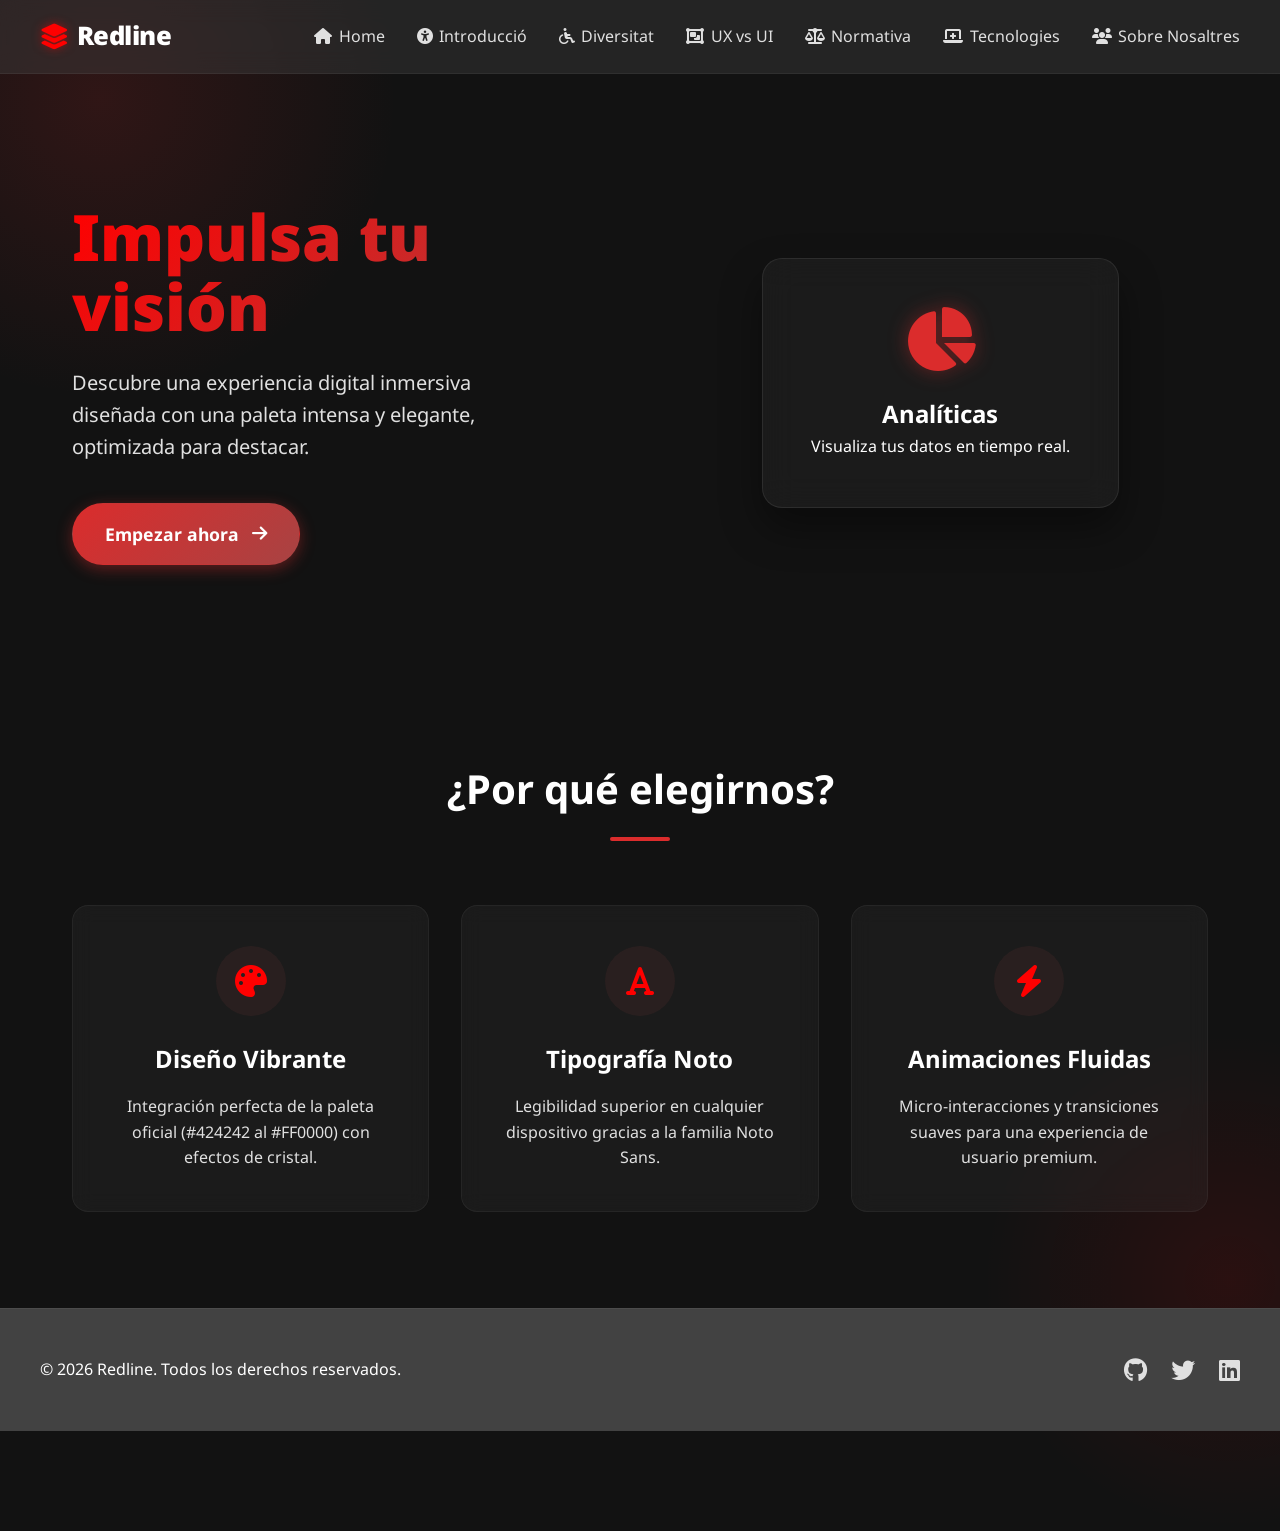
<file: index.html>
<!DOCTYPE html>
<html lang="es">

<head>
    <meta charset="UTF-8">
    <meta name="viewport" content="width=device-width, initial-scale=1.0">
    <meta name="description" content="Un sitio web moderno con una estética vibrante y animaciones fluidas.">
    <title>Bienvenido a Redline</title>
    <!-- Iconos sólidos de Font Awesome (como alternativa a Flaticon) -->
    <link rel="stylesheet" href="https://cdnjs.cloudflare.com/ajax/libs/font-awesome/6.4.0/css/all.min.css">
    <!-- Estilos CSS -->
    <link rel="stylesheet" href="styles.css">
</head>

<body>
    <!-- Efecto de fondo animado -->
    <div class="bg-gradient-sphere"></div>
    <div class="bg-gradient-sphere sphere-2"></div>

    <header>
        <nav class="navbar">
            <div class="logo">
                <i class="fa-solid fa-layer-group"></i> Redline
            </div>
            <ul class="nav-links">
                <li><a href="index.html"><i class="fa-solid fa-house"></i> Home</a></li>
                <li><a href="introduccio.html"><i class="fa-solid fa-universal-access"></i> Introducció</a></li>
                <li><a href="diversitat.html"><i class="fa-solid fa-wheelchair"></i> Diversitat</a></li>
                <li><a href="ux-ui.html"><i class="fa-solid fa-object-group"></i> UX vs UI</a></li>
                <li><a href="normativa.html"><i class="fa-solid fa-scale-balanced"></i> Normativa</a></li>
                <li><a href="tecnologies.html"><i class="fa-solid fa-laptop-medical"></i> Tecnologies</a></li>
                <li><a href="sobre-nosotros.html"><i class="fa-solid fa-users"></i> Sobre Nosaltres</a></li>
            </ul>
        </nav>
    </header>

    <main>
        <section class="hero">
            <div class="hero-content">
                <h1 class="gradient-text">Impulsa tu visión</h1>
                <p>Descubre una experiencia digital inmersiva diseñada con una paleta intensa y elegante, optimizada para destacar.</p>
                <a href="#features" class="btn-primary">
                    <span>Empezar ahora</span>
                    <i class="fa-solid fa-arrow-right"></i>
                </a>
            </div>
            <div class="hero-visual">
                <div class="glass-panel main-panel">
                    <i class="fa-solid fa-chart-pie panel-icon"></i>
                    <h2>Analíticas</h2>
                    <p>Visualiza tus datos en tiempo real.</p>
                </div>
            </div>
        </section>

        <section id="features" class="features">
            <div class="section-title">
                <h2>¿Por qué elegirnos?</h2>
                <div class="underline"></div>
            </div>
            <div class="cards-container">
                <div class="card glass-card">
                    <div class="icon-wrapper">
                        <i class="fa-solid fa-palette"></i>
                    </div>
                    <h3>Diseño Vibrante</h3>
                    <p>Integración perfecta de la paleta oficial (#424242 al #FF0000) con efectos de cristal.</p>
                </div>
                <div class="card glass-card">
                    <div class="icon-wrapper">
                        <i class="fa-solid fa-font"></i>
                    </div>
                    <h3>Tipografía Noto</h3>
                    <p>Legibilidad superior en cualquier dispositivo gracias a la familia Noto Sans.</p>
                </div>
                <div class="card glass-card">
                    <div class="icon-wrapper">
                        <i class="fa-solid fa-bolt"></i>
                    </div>
                    <h3>Animaciones Fluidas</h3>
                    <p>Micro-interacciones y transiciones suaves para una experiencia de usuario premium.</p>
                </div>
            </div>
        </section>
    </main>

    <footer>
        <div class="footer-content">
            <p>&copy; 2026 Redline. Todos los derechos reservados.</p>
            <div class="social-icons">
                <i class="fa-brands fa-github"></i>
                <i class="fa-brands fa-twitter"></i>
                <i class="fa-brands fa-linkedin"></i>
            </div>
        </div>
    </footer>
</body>

</html>
</file>
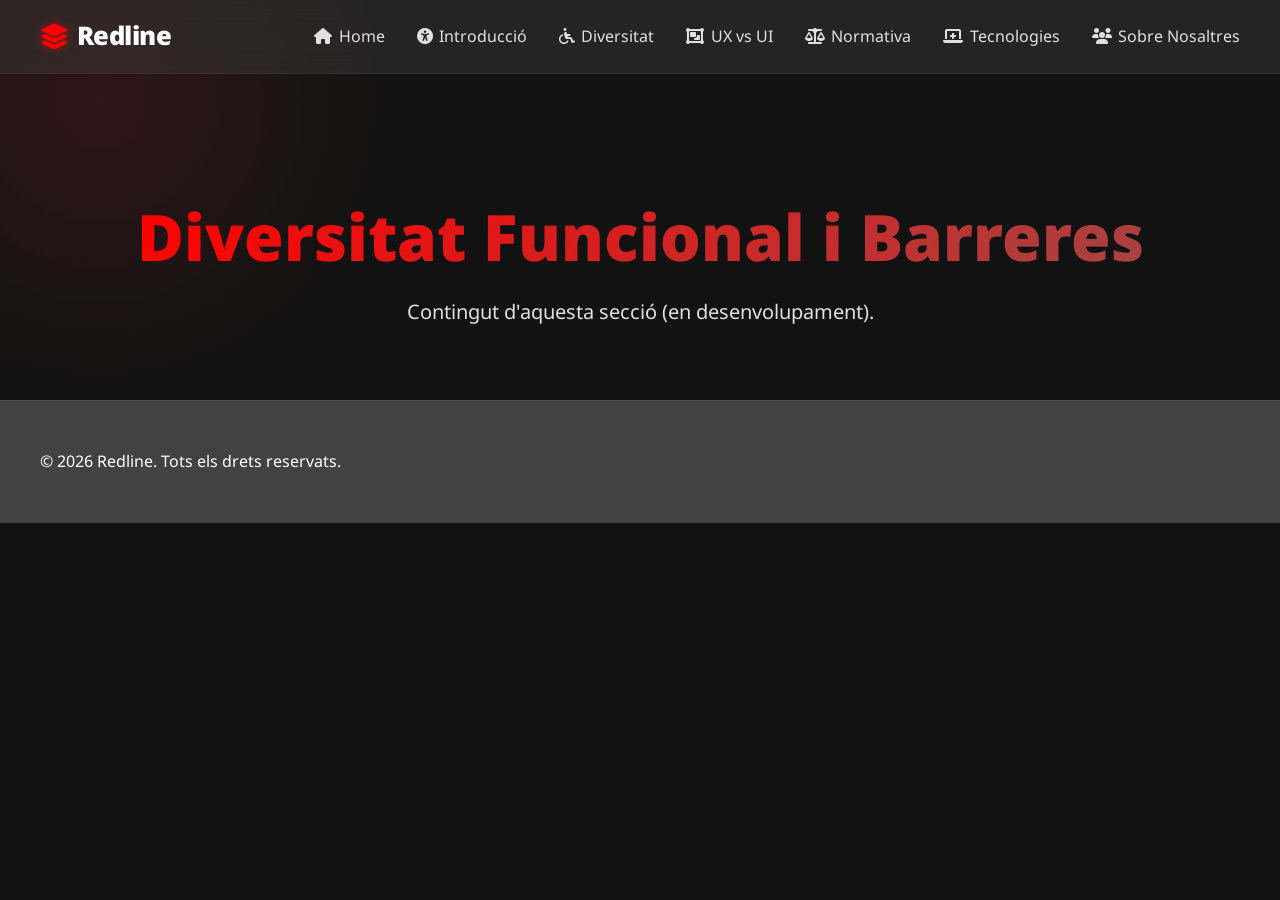
<file: diversitat.html>
<!DOCTYPE html>
<html lang="es">
<head>
    <meta charset="UTF-8">
    <meta name="viewport" content="width=device-width, initial-scale=1.0">
    <title>Diversitat - Redline</title>
    <link rel="stylesheet" href="https://cdnjs.cloudflare.com/ajax/libs/font-awesome/6.4.0/css/all.min.css">
    <link rel="stylesheet" href="styles.css">
</head>
<body>
    <div class="bg-gradient-sphere"></div>
    <header>
        <nav class="navbar">
            <div class="logo">
                <i class="fa-solid fa-layer-group"></i> Redline
            </div>
            <ul class="nav-links">
                <li><a href="index.html"><i class="fa-solid fa-house"></i> Home</a></li>
                <li><a href="introduccio.html"><i class="fa-solid fa-universal-access"></i> Introducció</a></li>
                <li><a href="diversitat.html"><i class="fa-solid fa-wheelchair"></i> Diversitat</a></li>
                <li><a href="ux-ui.html"><i class="fa-solid fa-object-group"></i> UX vs UI</a></li>
                <li><a href="normativa.html"><i class="fa-solid fa-scale-balanced"></i> Normativa</a></li>
                <li><a href="tecnologies.html"><i class="fa-solid fa-laptop-medical"></i> Tecnologies</a></li>
                <li><a href="sobre-nosotros.html"><i class="fa-solid fa-users"></i> Sobre Nosaltres</a></li>
            </ul>
        </nav>
    </header>

    <main>
        <section class="hero" style="padding-bottom: 2rem;">
            <div class="hero-content" style="grid-column: 1 / -1; align-items: center; text-align: center;">
                <h1 class="gradient-text">Diversitat Funcional i Barreres</h1>
                <p>Contingut d'aquesta secció (en desenvolupament).</p>
            </div>
        </section>
    </main>
    
    <footer>
        <div class="footer-content">
            <p>&copy; 2026 Redline. Tots els drets reservats.</p>
        </div>
    </footer>
</body>
</html>
</file>
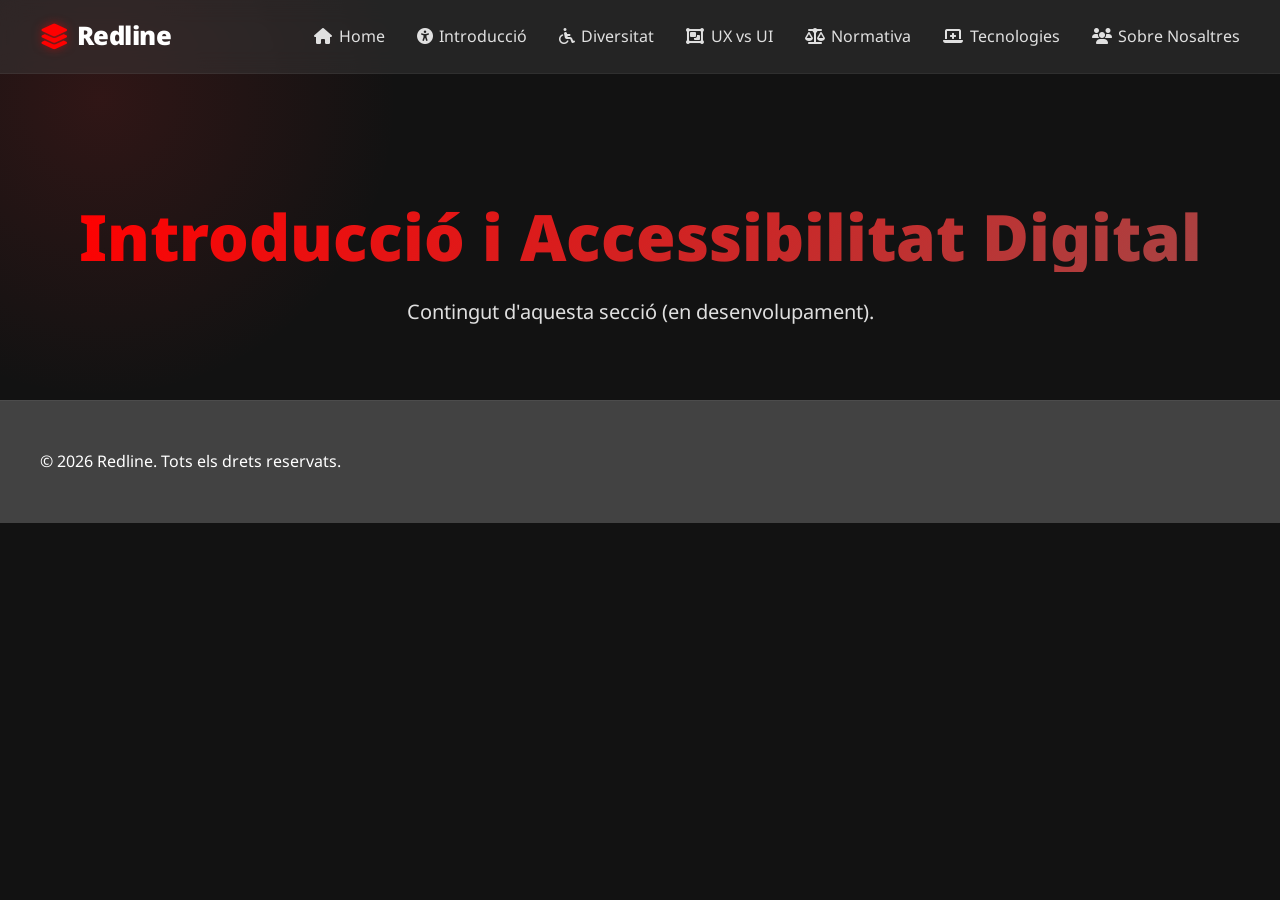
<file: introduccio.html>
<!DOCTYPE html>
<html lang="es">
<head>
    <meta charset="UTF-8">
    <meta name="viewport" content="width=device-width, initial-scale=1.0">
    <title>Introducció - Redline</title>
    <link rel="stylesheet" href="https://cdnjs.cloudflare.com/ajax/libs/font-awesome/6.4.0/css/all.min.css">
    <link rel="stylesheet" href="styles.css">
</head>
<body>
    <div class="bg-gradient-sphere"></div>
    <header>
        <nav class="navbar">
            <div class="logo">
                <i class="fa-solid fa-layer-group"></i> Redline
            </div>
            <ul class="nav-links">
                <li><a href="index.html"><i class="fa-solid fa-house"></i> Home</a></li>
                <li><a href="introduccio.html"><i class="fa-solid fa-universal-access"></i> Introducció</a></li>
                <li><a href="diversitat.html"><i class="fa-solid fa-wheelchair"></i> Diversitat</a></li>
                <li><a href="ux-ui.html"><i class="fa-solid fa-object-group"></i> UX vs UI</a></li>
                <li><a href="normativa.html"><i class="fa-solid fa-scale-balanced"></i> Normativa</a></li>
                <li><a href="tecnologies.html"><i class="fa-solid fa-laptop-medical"></i> Tecnologies</a></li>
                <li><a href="sobre-nosotros.html"><i class="fa-solid fa-users"></i> Sobre Nosaltres</a></li>
            </ul>
        </nav>
    </header>

    <main>
        <section class="hero" style="padding-bottom: 2rem;">
            <div class="hero-content" style="grid-column: 1 / -1; align-items: center; text-align: center;">
                <h1 class="gradient-text">Introducció i Accessibilitat Digital</h1>
                <p>Contingut d'aquesta secció (en desenvolupament).</p>
            </div>
        </section>
    </main>
    
    <footer>
        <div class="footer-content">
            <p>&copy; 2026 Redline. Tots els drets reservats.</p>
        </div>
    </footer>
</body>
</html>
</file>
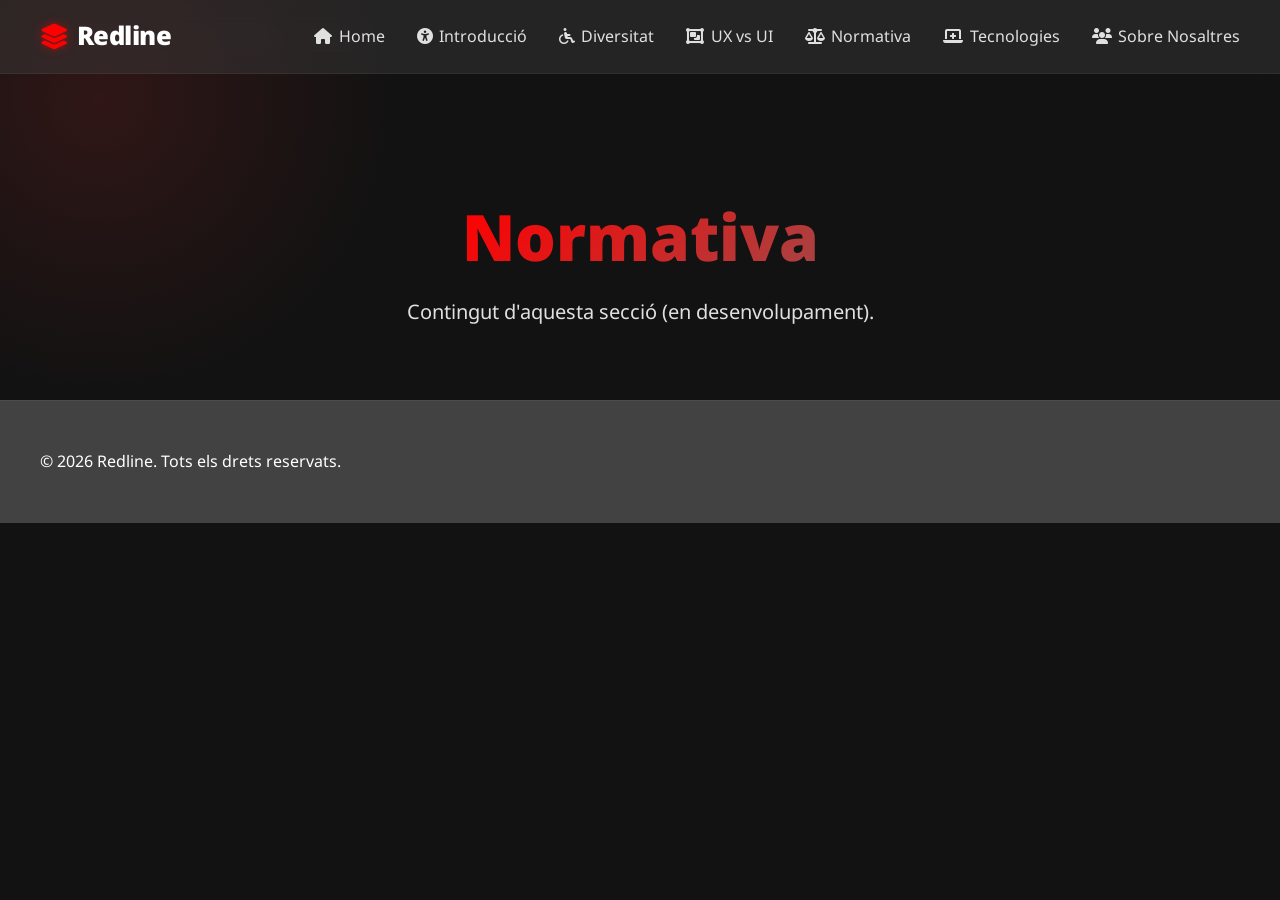
<file: normativa.html>
<!DOCTYPE html>
<html lang="es">
<head>
    <meta charset="UTF-8">
    <meta name="viewport" content="width=device-width, initial-scale=1.0">
    <title>Normativa - Redline</title>
    <link rel="stylesheet" href="https://cdnjs.cloudflare.com/ajax/libs/font-awesome/6.4.0/css/all.min.css">
    <link rel="stylesheet" href="styles.css">
</head>
<body>
    <div class="bg-gradient-sphere"></div>
    <header>
        <nav class="navbar">
            <div class="logo">
                <i class="fa-solid fa-layer-group"></i> Redline
            </div>
            <ul class="nav-links">
                <li><a href="index.html"><i class="fa-solid fa-house"></i> Home</a></li>
                <li><a href="introduccio.html"><i class="fa-solid fa-universal-access"></i> Introducció</a></li>
                <li><a href="diversitat.html"><i class="fa-solid fa-wheelchair"></i> Diversitat</a></li>
                <li><a href="ux-ui.html"><i class="fa-solid fa-object-group"></i> UX vs UI</a></li>
                <li><a href="normativa.html"><i class="fa-solid fa-scale-balanced"></i> Normativa</a></li>
                <li><a href="tecnologies.html"><i class="fa-solid fa-laptop-medical"></i> Tecnologies</a></li>
                <li><a href="sobre-nosotros.html"><i class="fa-solid fa-users"></i> Sobre Nosaltres</a></li>
            </ul>
        </nav>
    </header>

    <main>
        <section class="hero" style="padding-bottom: 2rem;">
            <div class="hero-content" style="grid-column: 1 / -1; align-items: center; text-align: center;">
                <h1 class="gradient-text">Normativa</h1>
                <p>Contingut d'aquesta secció (en desenvolupament).</p>
            </div>
        </section>
    </main>
    
    <footer>
        <div class="footer-content">
            <p>&copy; 2026 Redline. Tots els drets reservats.</p>
        </div>
    </footer>
</body>
</html>
</file>
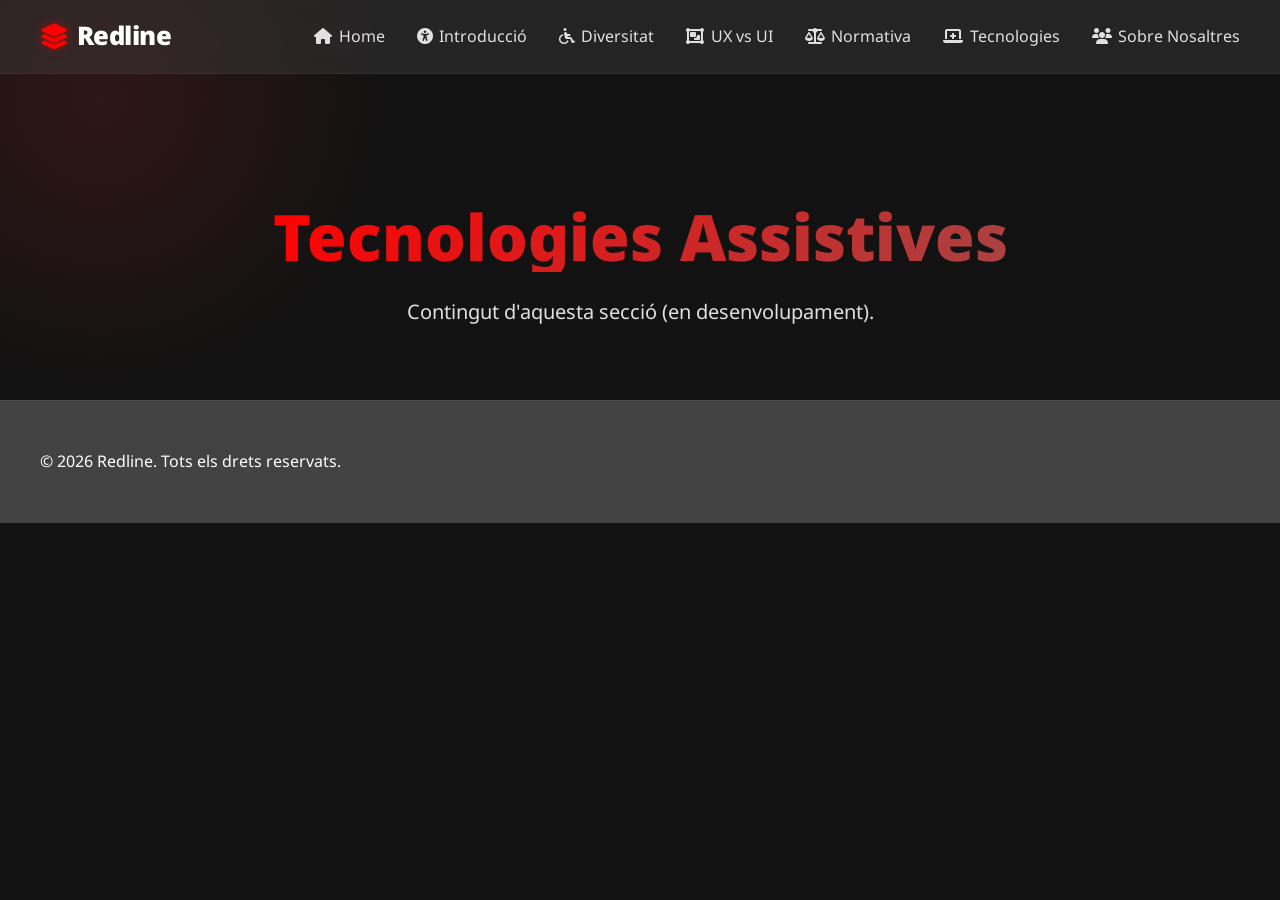
<file: tecnologies.html>
<!DOCTYPE html>
<html lang="es">
<head>
    <meta charset="UTF-8">
    <meta name="viewport" content="width=device-width, initial-scale=1.0">
    <title>Tecnologies - Redline</title>
    <link rel="stylesheet" href="https://cdnjs.cloudflare.com/ajax/libs/font-awesome/6.4.0/css/all.min.css">
    <link rel="stylesheet" href="styles.css">
</head>
<body>
    <div class="bg-gradient-sphere"></div>
    <header>
        <nav class="navbar">
            <div class="logo">
                <i class="fa-solid fa-layer-group"></i> Redline
            </div>
            <ul class="nav-links">
                <li><a href="index.html"><i class="fa-solid fa-house"></i> Home</a></li>
                <li><a href="introduccio.html"><i class="fa-solid fa-universal-access"></i> Introducció</a></li>
                <li><a href="diversitat.html"><i class="fa-solid fa-wheelchair"></i> Diversitat</a></li>
                <li><a href="ux-ui.html"><i class="fa-solid fa-object-group"></i> UX vs UI</a></li>
                <li><a href="normativa.html"><i class="fa-solid fa-scale-balanced"></i> Normativa</a></li>
                <li><a href="tecnologies.html"><i class="fa-solid fa-laptop-medical"></i> Tecnologies</a></li>
                <li><a href="sobre-nosotros.html"><i class="fa-solid fa-users"></i> Sobre Nosaltres</a></li>
            </ul>
        </nav>
    </header>

    <main>
        <section class="hero" style="padding-bottom: 2rem;">
            <div class="hero-content" style="grid-column: 1 / -1; align-items: center; text-align: center;">
                <h1 class="gradient-text">Tecnologies Assistives</h1>
                <p>Contingut d'aquesta secció (en desenvolupament).</p>
            </div>
        </section>
    </main>
    
    <footer>
        <div class="footer-content">
            <p>&copy; 2026 Redline. Tots els drets reservats.</p>
        </div>
    </footer>
</body>
</html>
</file>
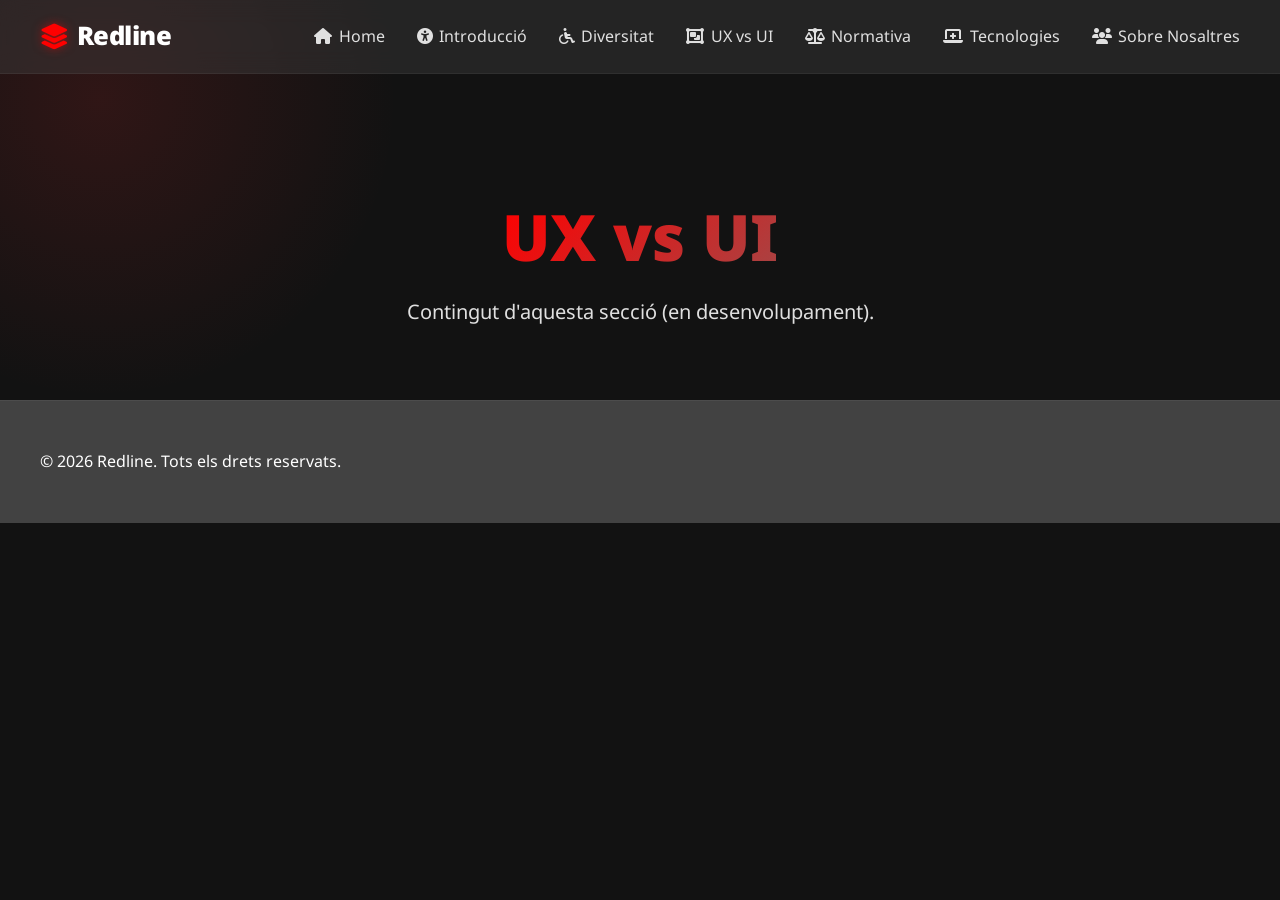
<file: ux-ui.html>
<!DOCTYPE html>
<html lang="es">
<head>
    <meta charset="UTF-8">
    <meta name="viewport" content="width=device-width, initial-scale=1.0">
    <title>UX vs UI - Redline</title>
    <link rel="stylesheet" href="https://cdnjs.cloudflare.com/ajax/libs/font-awesome/6.4.0/css/all.min.css">
    <link rel="stylesheet" href="styles.css">
</head>
<body>
    <div class="bg-gradient-sphere"></div>
    <header>
        <nav class="navbar">
            <div class="logo">
                <i class="fa-solid fa-layer-group"></i> Redline
            </div>
            <ul class="nav-links">
                <li><a href="index.html"><i class="fa-solid fa-house"></i> Home</a></li>
                <li><a href="introduccio.html"><i class="fa-solid fa-universal-access"></i> Introducció</a></li>
                <li><a href="diversitat.html"><i class="fa-solid fa-wheelchair"></i> Diversitat</a></li>
                <li><a href="ux-ui.html"><i class="fa-solid fa-object-group"></i> UX vs UI</a></li>
                <li><a href="normativa.html"><i class="fa-solid fa-scale-balanced"></i> Normativa</a></li>
                <li><a href="tecnologies.html"><i class="fa-solid fa-laptop-medical"></i> Tecnologies</a></li>
                <li><a href="sobre-nosotros.html"><i class="fa-solid fa-users"></i> Sobre Nosaltres</a></li>
            </ul>
        </nav>
    </header>

    <main>
        <section class="hero" style="padding-bottom: 2rem;">
            <div class="hero-content" style="grid-column: 1 / -1; align-items: center; text-align: center;">
                <h1 class="gradient-text">UX vs UI</h1>
                <p>Contingut d'aquesta secció (en desenvolupament).</p>
            </div>
        </section>
    </main>
    
    <footer>
        <div class="footer-content">
            <p>&copy; 2026 Redline. Tots els drets reservats.</p>
        </div>
    </footer>
</body>
</html>
</file>
<file: styles.css>
@import url('https://fonts.googleapis.com/css2?family=Noto+Sans:wght@300;400;700;900&display=swap');

:root {
    --color-1: #424242; /* Gris oscuro */
    --color-2: #754646; /* Muted red */
    --color-3: #A84343; /* Primary red */
    --color-4: #DB2C2C; /* Accent red */
    --color-5: #FF0000; /* Bright red */
    
    --bg-dark: #121212;
    --text-main: #ffffff;
    --text-muted: #e0e0e0;
}

* {
    margin: 0;
    padding: 0;
    box-sizing: border-box;
}

body {
    font-family: 'Noto Sans', sans-serif;
    background-color: var(--bg-dark);
    color: var(--text-main);
    line-height: 1.6;
    overflow-x: hidden;
    position: relative;
}

/* Esferas animadas de fondo */
.bg-gradient-sphere {
    position: absolute;
    width: 600px;
    height: 600px;
    background: radial-gradient(circle, rgba(219, 44, 44, 0.15) 0%, rgba(168, 67, 67, 0) 70%);
    border-radius: 50%;
    top: -200px;
    left: -200px;
    z-index: -1;
    animation: float 10s ease-in-out infinite alternate;
}

.bg-gradient-sphere.sphere-2 {
    background: radial-gradient(circle, rgba(255, 0, 0, 0.1) 0%, rgba(117, 70, 70, 0) 70%);
    top: auto;
    bottom: -100px;
    left: auto;
    right: -200px;
    width: 500px;
    height: 500px;
    animation-delay: -5s;
}

@keyframes float {
    0% { transform: translate(0, 0) scale(1); }
    100% { transform: translate(50px, 50px) scale(1.1); }
}

/* Navegación Glassmorphism */
header {
    background: rgba(66, 66, 66, 0.4);
    backdrop-filter: blur(12px);
    -webkit-backdrop-filter: blur(12px);
    border-bottom: 1px solid rgba(255, 255, 255, 0.05);
    padding: 1rem 2rem;
    position: sticky;
    top: 0;
    z-index: 100;
}

.navbar {
    display: flex;
    justify-content: space-between;
    align-items: center;
    max-width: 1200px;
    margin: 0 auto;
}

.logo {
    color: var(--text-main);
    font-size: 1.6rem;
    font-weight: 900;
    letter-spacing: -0.5px;
    display: flex;
    align-items: center;
    gap: 0.5rem;
}

.logo i {
    color: var(--color-5);
    text-shadow: 0 0 10px rgba(255, 0, 0, 0.5);
}

.nav-links {
    list-style: none;
    display: flex;
    gap: 2rem;
}

.nav-links a {
    color: var(--text-muted);
    text-decoration: none;
    font-size: 1rem;
    font-weight: 400;
    transition: all 0.3s ease;
    display: flex;
    align-items: center;
    gap: 0.4rem;
}

.nav-links a:hover {
    color: var(--color-5);
    transform: translateY(-2px);
}

/* Sección Hero */
.hero {
    display: grid;
    grid-template-columns: 1fr 1fr;
    gap: 4rem;
    max-width: 1200px;
    margin: 0 auto;
    padding: 8rem 2rem 6rem;
    align-items: center;
}

.hero-content {
    display: flex;
    flex-direction: column;
    align-items: flex-start;
}

.gradient-text {
    font-size: 4rem;
    font-weight: 900;
    line-height: 1.1;
    margin-bottom: 1.5rem;
    background: linear-gradient(135deg, var(--color-5), var(--color-3));
    -webkit-background-clip: text;
    -webkit-text-fill-color: transparent;
    background-clip: text;
}

.hero-content p {
    font-size: 1.25rem;
    color: var(--text-muted);
    margin-bottom: 2.5rem;
    max-width: 480px;
}

.btn-primary {
    display: inline-flex;
    align-items: center;
    gap: 0.8rem;
    background: linear-gradient(135deg, var(--color-4), var(--color-3));
    color: var(--text-main);
    padding: 1rem 2rem;
    text-decoration: none;
    border-radius: 50px;
    font-weight: 700;
    font-size: 1.1rem;
    transition: all 0.3s ease;
    box-shadow: 0 4px 15px rgba(219, 44, 44, 0.4);
    border: 1px solid transparent;
}

.btn-primary:hover {
    transform: translateY(-3px) scale(1.02);
    box-shadow: 0 8px 25px rgba(255, 0, 0, 0.5);
    border-color: rgba(255, 255, 255, 0.2);
}

.btn-primary i {
    transition: transform 0.3s ease;
}

.btn-primary:hover i {
    transform: translateX(5px);
}

/* Panel flotante en el Hero */
.hero-visual {
    position: relative;
    display: flex;
    justify-content: center;
    align-items: center;
}

.glass-panel {
    background: rgba(66, 66, 66, 0.2);
    backdrop-filter: blur(16px);
    -webkit-backdrop-filter: blur(16px);
    border: 1px solid rgba(255, 255, 255, 0.08);
    border-radius: 20px;
    padding: 3rem;
    text-align: center;
    box-shadow: 0 20px 40px rgba(0, 0, 0, 0.4);
    animation: hoverPanel 6s ease-in-out infinite alternate;
}

.panel-icon {
    font-size: 4rem;
    color: var(--color-4);
    margin-bottom: 1.5rem;
    filter: drop-shadow(0 0 10px rgba(219, 44, 44, 0.4));
}

@keyframes hoverPanel {
    0% { transform: translateY(0) rotate(0deg); }
    100% { transform: translateY(-20px) rotate(2deg); }
}

/* Características */
.features {
    max-width: 1200px;
    margin: 0 auto;
    padding: 6rem 2rem;
}

.section-title {
    text-align: center;
    margin-bottom: 4rem;
}

.section-title h2 {
    font-size: 2.5rem;
    color: var(--text-main);
}

.underline {
    height: 4px;
    width: 60px;
    background: var(--color-4);
    margin: 1rem auto 0;
    border-radius: 2px;
}

.cards-container {
    display: grid;
    grid-template-columns: repeat(auto-fit, minmax(300px, 1fr));
    gap: 2rem;
}

.glass-card {
    background: rgba(66, 66, 66, 0.2);
    backdrop-filter: blur(10px);
    border: 1px solid rgba(255, 255, 255, 0.05);
    border-radius: 16px;
    padding: 2.5rem 2rem;
    text-align: center;
    transition: all 0.4s cubic-bezier(0.175, 0.885, 0.32, 1.275);
    position: relative;
    overflow: hidden;
}

.glass-card::before {
    content: '';
    position: absolute;
    top: 0; left: 0; right: 0; height: 4px;
    background: linear-gradient(90deg, var(--color-2), var(--color-5));
    transform: scaleX(0);
    transform-origin: left;
    transition: transform 0.4s ease;
}

.glass-card:hover {
    transform: translateY(-10px);
    background: rgba(66, 66, 66, 0.4);
    border-color: rgba(255, 255, 255, 0.1);
    box-shadow: 0 15px 30px rgba(0, 0, 0, 0.3);
}

.glass-card:hover::before {
    transform: scaleX(1);
}

.icon-wrapper {
    width: 70px;
    height: 70px;
    background: rgba(168, 67, 67, 0.1);
    border-radius: 50%;
    display: flex;
    justify-content: center;
    align-items: center;
    margin: 0 auto 1.5rem;
    color: var(--color-5);
    font-size: 2rem;
    transition: all 0.3s ease;
}

.glass-card:hover .icon-wrapper {
    background: var(--color-4);
    color: var(--text-main);
    box-shadow: 0 0 15px rgba(219, 44, 44, 0.5);
    transform: scale(1.1) rotate(5deg);
}

.glass-card h3 {
    font-size: 1.5rem;
    margin-bottom: 1rem;
    color: var(--text-main);
}

.glass-card p {
    color: var(--text-muted);
}

/* Footer */
footer {
    background: var(--color-1);
    padding: 3rem 2rem;
    border-top: 1px solid rgba(255, 255, 255, 0.05);
}

.footer-content {
    max-width: 1200px;
    margin: 0 auto;
    display: flex;
    justify-content: space-between;
    align-items: center;
}

.social-icons {
    display: flex;
    gap: 1.5rem;
}

.social-icons i {
    font-size: 1.5rem;
    color: var(--text-muted);
    cursor: pointer;
    transition: all 0.3s ease;
}

.social-icons i:hover {
    color: var(--color-5);
    transform: translateY(-3px);
}

/* About Us Cards */
.team-grid {
    display: grid;
    grid-template-columns: repeat(auto-fit, minmax(300px, 1fr));
    gap: 2rem;
    max-width: 1200px;
    margin: 4rem auto;
    padding: 0 2rem;
}

.card-photo {
    width: 100%;
    height: 250px;
    background: rgba(0,0,0,0.4);
    display: flex;
    align-items: center;
    justify-content: center;
    border-bottom: 2px solid var(--color-4);
}

.card-photo.empty {
    background: rgba(255, 255, 255, 0.05);
}

.card-photo img {
    width: 100%;
    height: 100%;
    object-fit: cover;
    object-position: top center;
    display: block;
}

/* Si hi ha foto, amagar el placeholder per evitar el tall lateral de la captura */
.card-photo:not(.empty) .photo-placeholder {
    display: none;
}

.photo-placeholder {
    color: var(--text-muted);
    font-size: 1.2rem;
}

.card-body {
    padding: 2rem;
    text-align: left;
}

.card-name {
    font-size: 1.5rem;
    color: var(--text-main);
    margin-bottom: 0.5rem;
}

.card-role {
    font-size: 1.1rem;
    color: var(--color-5);
    font-style: italic;
    margin-bottom: 1.5rem;
}

.card-label {
    font-size: 0.85rem;
    color: var(--color-4);
    text-transform: uppercase;
    letter-spacing: 1px;
    margin-bottom: 0.5rem;
    font-weight: 700;
}

.card-text {
    color: var(--text-muted);
    margin-bottom: 1.5rem;
    font-size: 0.95rem;
}

/* Botó de perfil (targetes d'equip) */
.btn-profile {
    display: inline-flex;
    align-items: center;
    gap: 0.6rem;
    background: linear-gradient(135deg, var(--color-4), var(--color-3));
    color: var(--text-main);
    padding: 0.7rem 1.4rem;
    text-decoration: none;
    border-radius: 50px;
    font-weight: 700;
    font-size: 0.95rem;
    transition: all 0.3s ease;
    box-shadow: 0 4px 15px rgba(219, 44, 44, 0.4);
    border: 1px solid transparent;
    margin-top: 0.5rem;
}

.btn-profile:hover {
    transform: translateY(-3px) scale(1.02);
    box-shadow: 0 8px 25px rgba(255, 0, 0, 0.5);
    border-color: rgba(255, 255, 255, 0.2);
}

.btn-profile[href="#"] {
    opacity: 0.55;
}

/* Guia d'estils / Paleta */
.section-note {
    color: var(--text-muted);
    margin-top: 1rem;
    font-size: 1rem;
}

.style-grid {
    display: grid;
    grid-template-columns: repeat(auto-fit, minmax(280px, 1fr));
    gap: 2rem;
    max-width: 1200px;
    margin: 2rem auto 0;
    padding: 0 2rem;
}

.style-block h3 {
    font-size: 1.25rem;
    margin-bottom: 1.2rem;
    color: var(--text-main);
}

.palette {
    list-style: none;
    display: flex;
    flex-direction: column;
    gap: 0.7rem;
}

.palette li {
    display: flex;
    align-items: center;
    gap: 0.8rem;
}

.palette code {
    color: var(--text-muted);
    font-size: 0.95rem;
    background: rgba(0,0,0,0.3);
    padding: 0.2rem 0.6rem;
    border-radius: 6px;
}

.swatch {
    width: 42px;
    height: 28px;
    border-radius: 8px;
    border: 1px solid rgba(255,255,255,0.15);
    flex-shrink: 0;
}

.type-sample {
    font-size: 2rem;
    font-weight: 900;
    margin-bottom: 1rem;
    color: var(--text-main);
}

.style-icons {
    display: flex;
    gap: 1rem;
    margin-top: 1rem;
    font-size: 1.4rem;
    color: var(--color-4);
}

.doc-note {
    text-align: center;
    color: var(--text-muted);
    margin: 2.5rem 0 1rem;
}

.doc-note a {
    color: var(--color-5);
    font-weight: 700;
}

.doc-note a:hover {
    text-decoration: underline;
}

.nav-links {
    flex-wrap: wrap;
    justify-content: center;
}

/* Responsive */
@media (max-width: 768px) {
    .hero {
        grid-template-columns: 1fr;
        text-align: center;
        padding-top: 4rem;
    }
    
    .hero-content {
        align-items: center;
    }
    
    .gradient-text {
        font-size: 3rem;
    }
    
    .nav-links {
        display: none;
    }
    
    .footer-content {
        flex-direction: column;
        gap: 1.5rem;
        text-align: center;
    }
}
</file>
